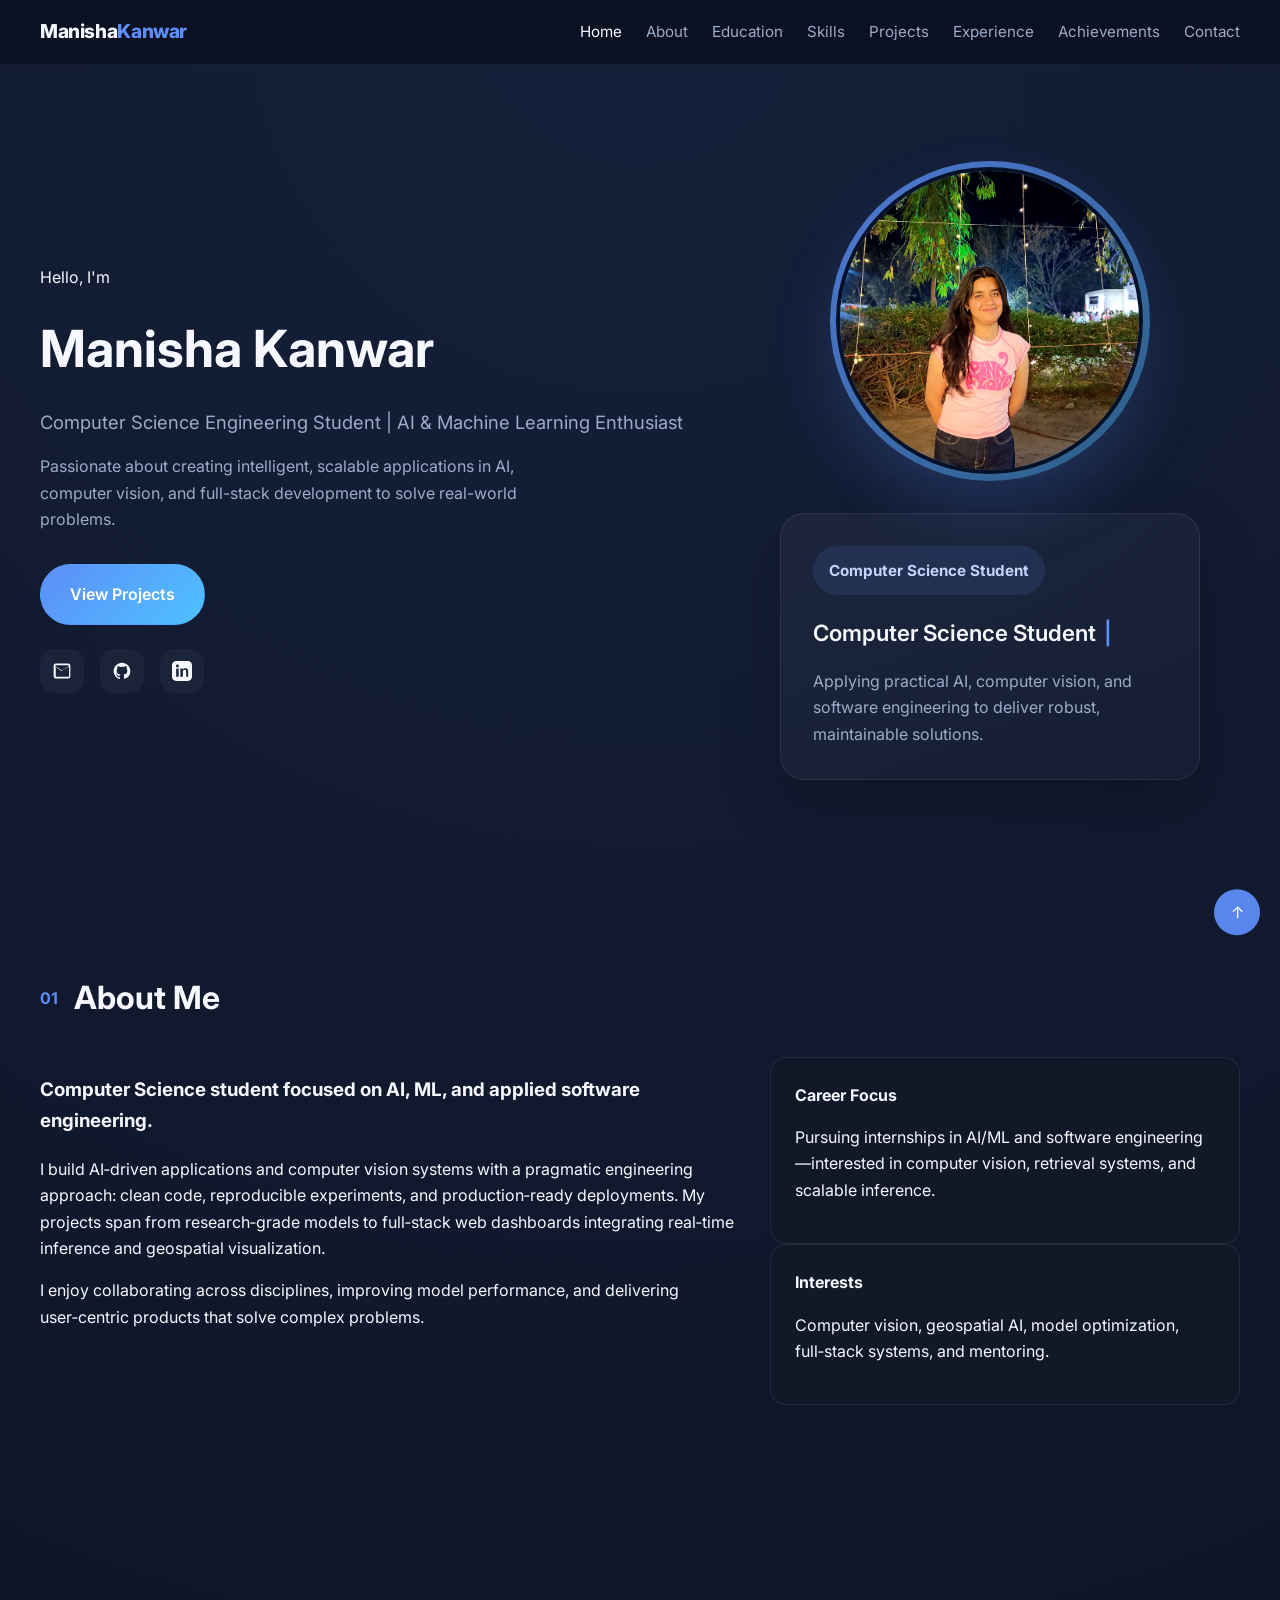
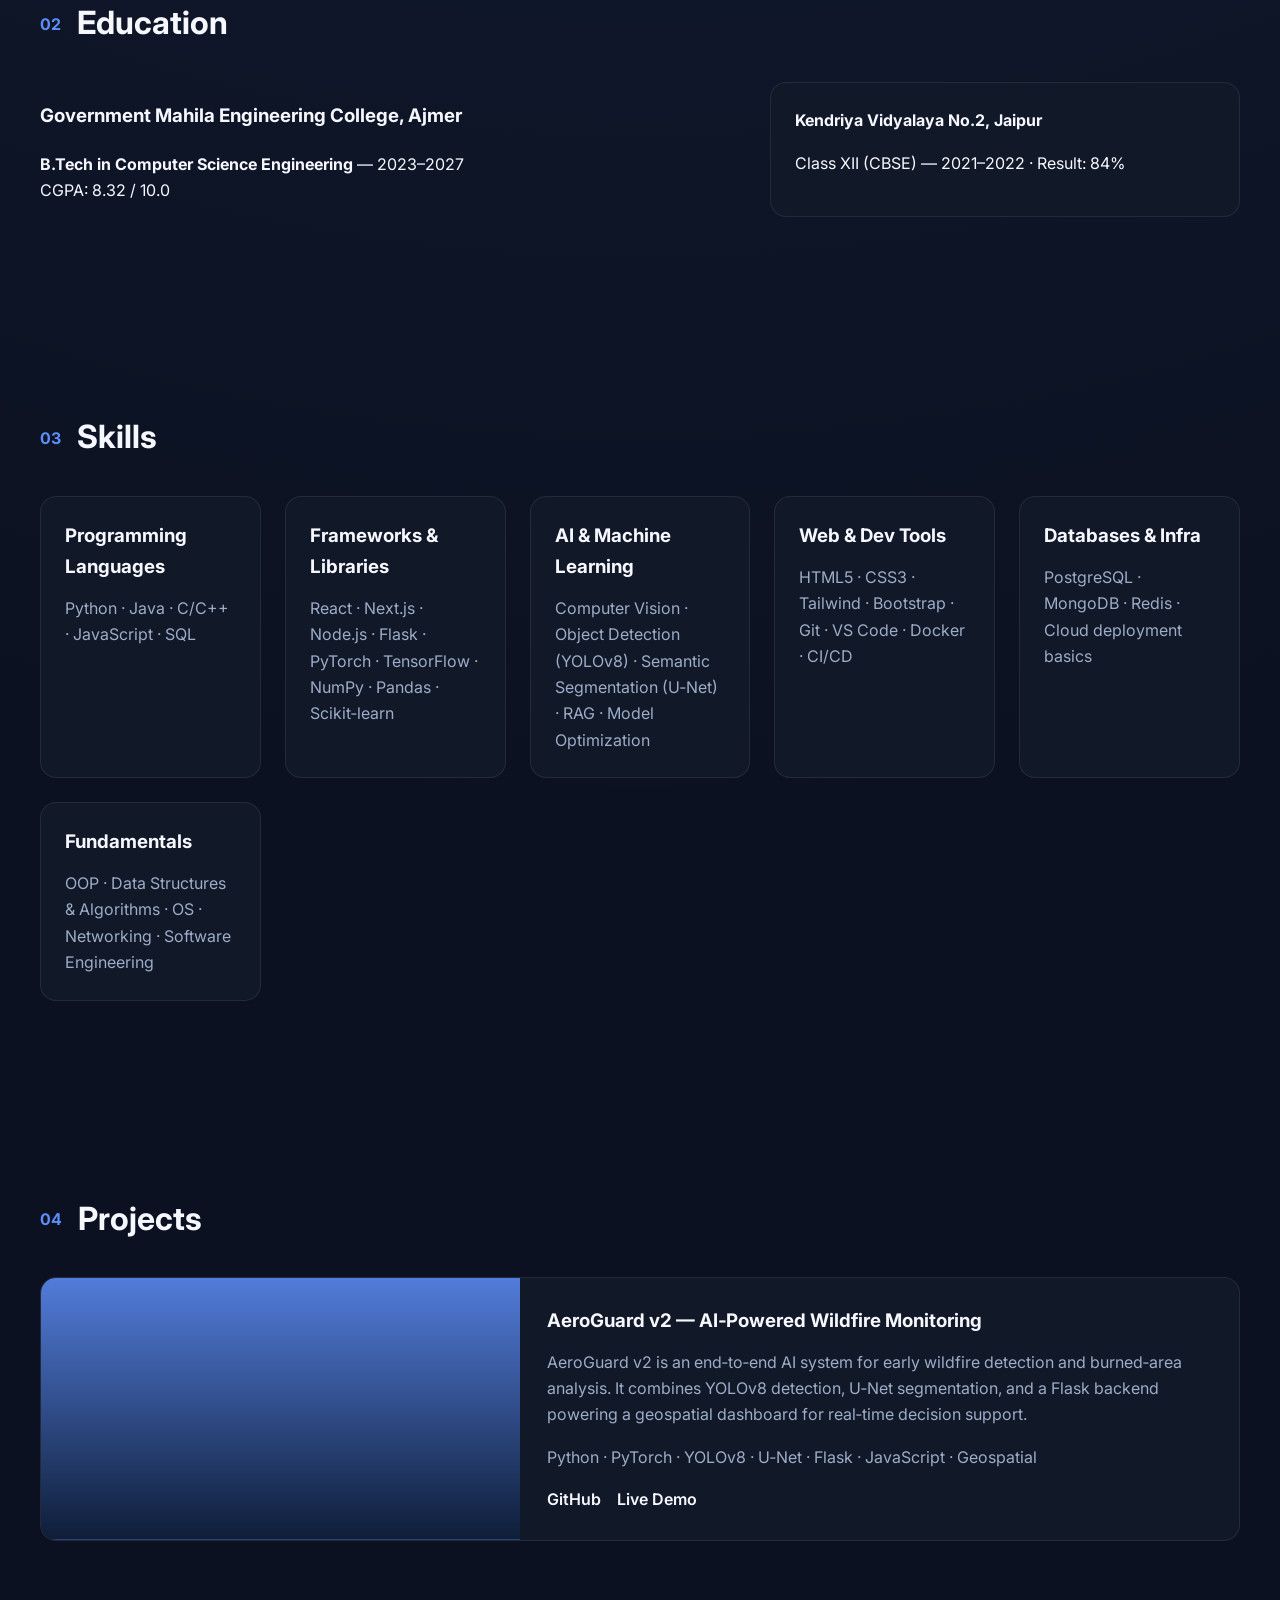
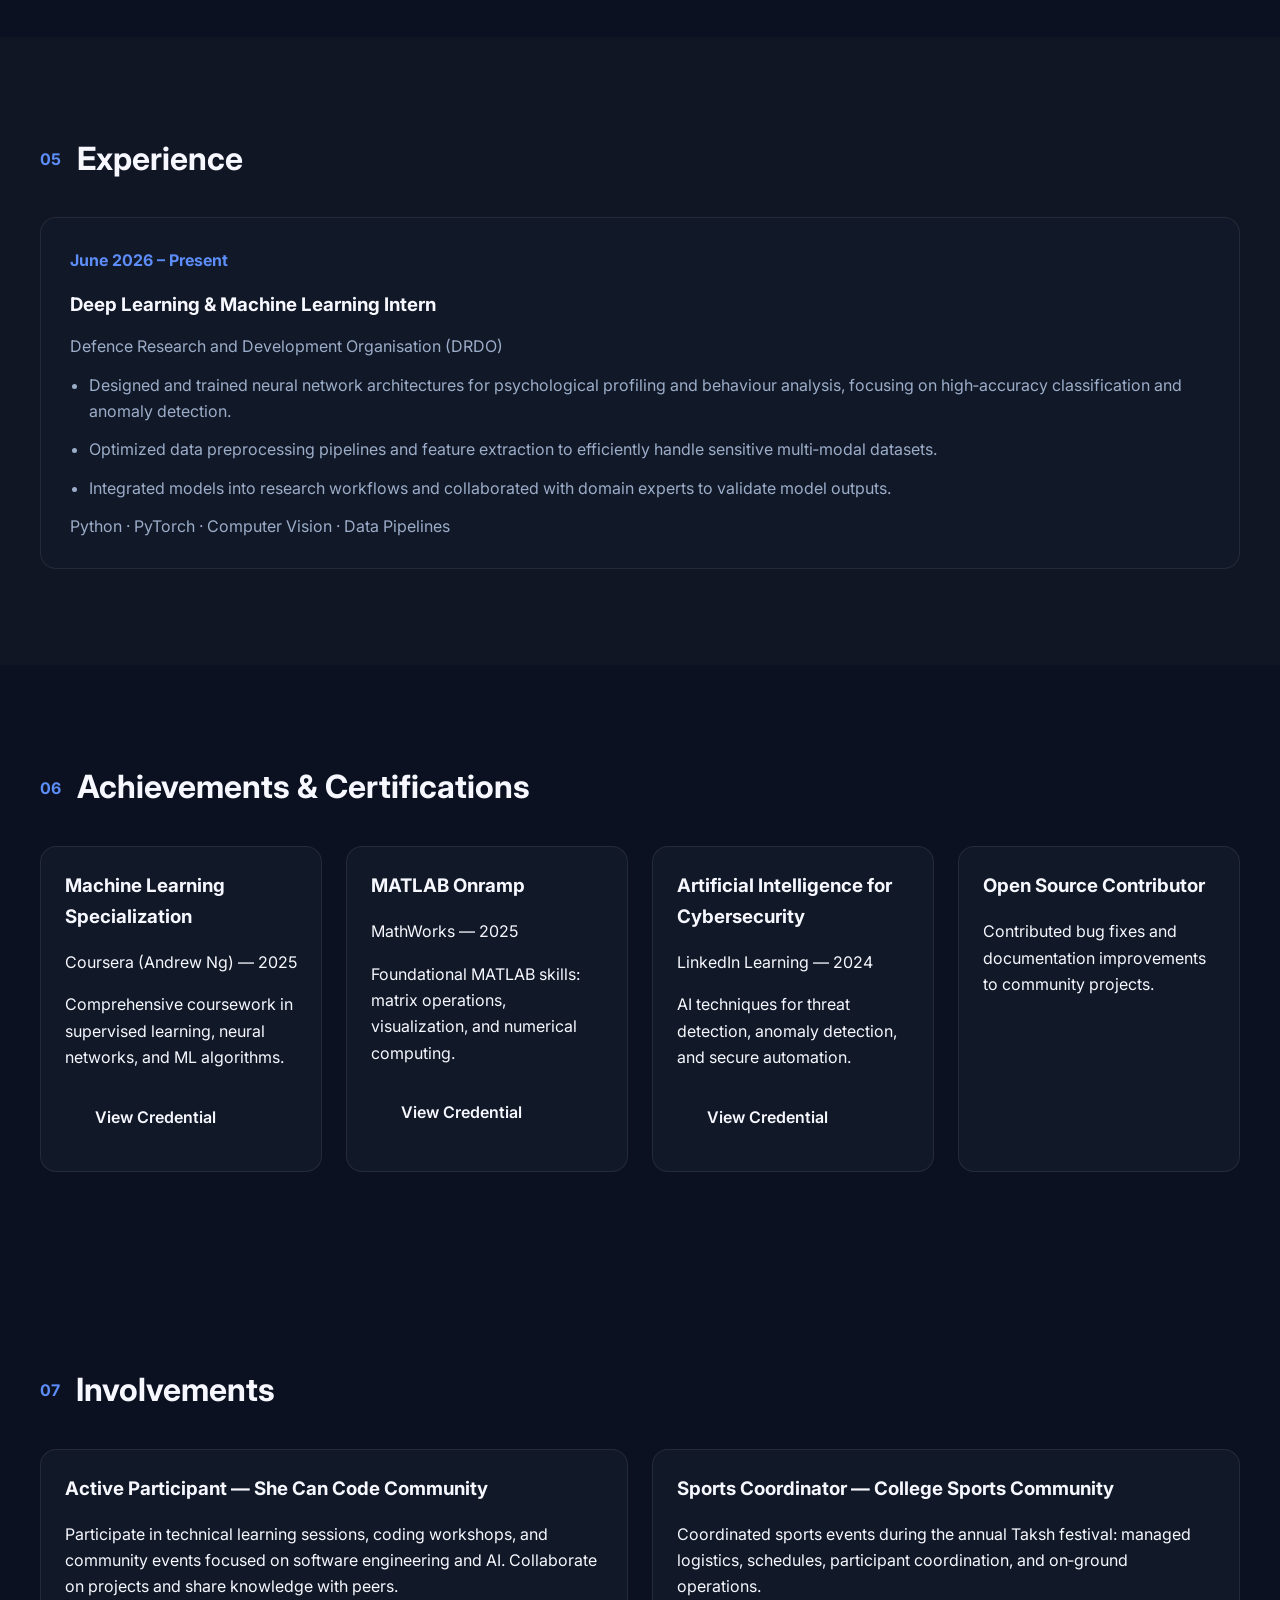
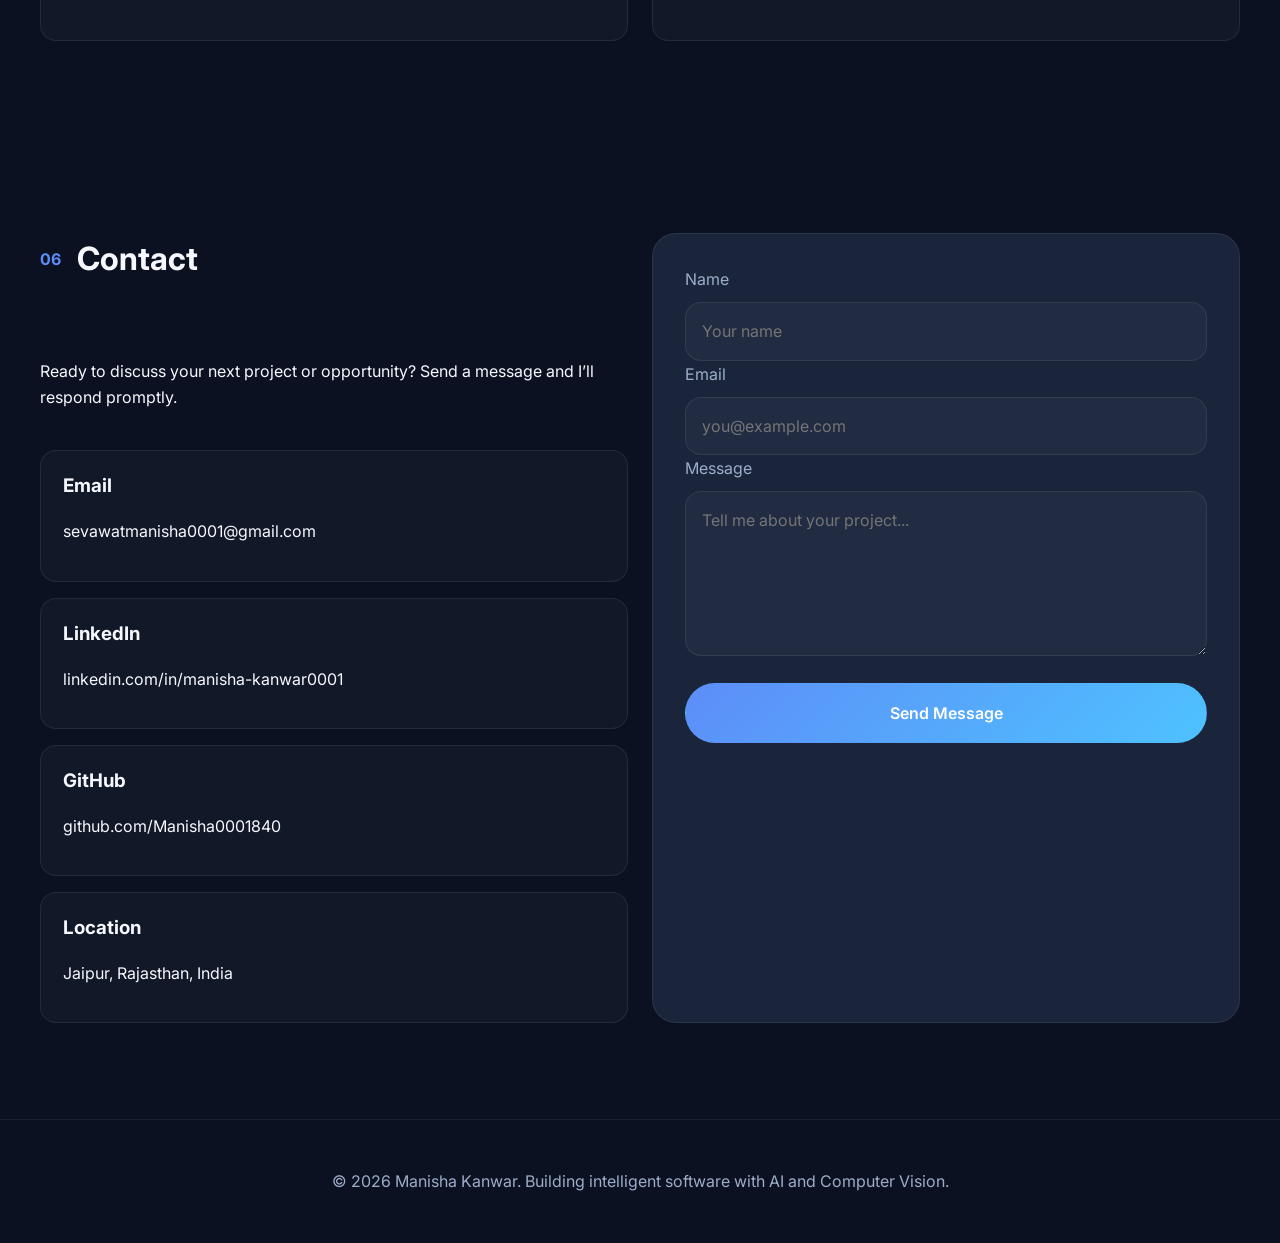
<file: index.html>
<!DOCTYPE html>
<html lang="en">
  <head>
    <meta charset="UTF-8" />
    <meta name="viewport" content="width=device-width, initial-scale=1.0" />
    <meta name="description" content="Professional software engineer portfolio showcasing skills, projects, experience, and contact details." />
    <meta name="keywords" content="software engineer, developer portfolio, frontend developer, backend, full stack, projects, skills" />
    <meta name="author" content="Software Engineer" />
    <meta property="og:title" content="Software Engineer Portfolio" />
    <meta property="og:description" content="A modern and responsive portfolio for a professional software engineer." />
    <meta property="og:type" content="website" />
    <meta property="og:url" content="https://yourdomain.com" />
    <meta property="og:image" content="https://yourdomain.com/preview.png" />
    <meta name="theme-color" content="#0b1120" />
    <title>Software Engineer Portfolio</title>
    <link rel="preconnect" href="https://fonts.googleapis.com" />
    <link rel="preconnect" href="https://fonts.gstatic.com" crossorigin />
    <link href="https://fonts.googleapis.com/css2?family=Inter:wght@400;500;600;700;800&display=swap" rel="stylesheet" />
    <link rel="stylesheet" href="style.css" />
  </head>
  <body>
    <div class="loader" id="loader">
      <div class="loader-ring"></div>
      <p>Loading portfolio...</p>
    </div>

    <header class="site-header">
      <div class="container header-inner">
        <a href="#home" class="brand">Manisha<span>Kanwar</span></a>
        <button class="nav-toggle" id="navToggle" aria-label="Open navigation menu" aria-expanded="false">
          <span></span>
          <span></span>
          <span></span>
        </button>
        <nav class="site-nav" id="siteNav">
          <a class="nav-link active" href="#home">Home</a>
          <a class="nav-link" href="#about">About</a>
          <a class="nav-link" href="#education">Education</a>
          <a class="nav-link" href="#skills">Skills</a>
          <a class="nav-link" href="#projects">Projects</a>
          <a class="nav-link" href="#experience">Experience</a>
          <a class="nav-link" href="#achievements">Achievements</a>
          <a class="nav-link" href="#contact">Contact</a>
        </nav>
      </div>
    </header>

    <main>
      <section class="hero section" id="home">
        <div class="container hero-grid">
          <div class="hero-copy reveal">
            <p class="eyebrow">Hello, I'm</p>
            <h1>Manisha Kanwar</h1>
            <p class="hero-title">Computer Science Engineering Student | AI & Machine Learning Enthusiast</p>
            <p class="hero-description">
              Passionate about building intelligent, scalable applications in AI, computer vision, and full‑stack development to solve real‑world problems.
            </p>
            <div class="hero-actions" id="heroActions"></div>
            <div class="hero-socials">
              <a href="mailto:sevawatmanisha0001@gmail.com" aria-label="Email" id="heroEmailLink"><svg viewBox="0 0 24 24" aria-hidden="true"><path d="M2 5.5A2.5 2.5 0 014.5 3h15A2.5 2.5 0 0122 5.5v13A2.5 2.5 0 0119.5 21h-15A2.5 2.5 0 012 18.5v-13zM4.5 5a.5.5 0 00-.5.5v.89l8 4.87 8-4.87V5.5a.5.5 0 00-.5-.5h-15zm15 2.07l-7.6 4.64a1 1 0 01-1.05 0L4.5 7.07V18.5a.5.5 0 00.5.5h15a.5.5 0 00.5-.5V7.07z"></path></svg></a>
              <a href="https://github.com/Manisha0001840" target="_blank" rel="noreferrer" aria-label="GitHub" id="heroGitHubLink"><svg viewBox="0 0 24 24" aria-hidden="true"><path d="M12 2C6.48 2 2 6.48 2 12c0 4.42 2.87 8.17 6.84 9.49.5.09.66-.22.66-.48 0-.24-.01-.87-.01-1.71-2.78.61-3.37-1.34-3.37-1.34-.45-1.14-1.11-1.45-1.11-1.45-.91-.62.07-.61.07-.61 1.01.07 1.55 1.04 1.55 1.04.89 1.52 2.34 1.08 2.91.83.09-.65.35-1.08.63-1.33-2.22-.25-4.56-1.11-4.56-4.94 0-1.09.39-1.99 1.03-2.69-.1-.25-.45-1.27.1-2.65 0 0 .84-.27 2.75 1.02A9.56 9.56 0 0112 6.8c.85.004 1.71.11 2.51.32 1.9-1.29 2.74-1.02 2.74-1.02.55 1.38.2 2.4.1 2.65.64.7 1.03 1.6 1.03 2.69 0 3.84-2.34 4.68-4.57 4.93.36.31.68.92.68 1.85 0 1.33-.01 2.4-.01 2.73 0 .26.16.58.68.48A10.01 10.01 0 0022 12c0-5.52-4.48-10-10-10z"></path></svg></a>
              <a href="https://www.linkedin.com/in/manisha-kanwar0001" target="_blank" rel="noreferrer" aria-label="LinkedIn" id="heroLinkedInLink"><svg viewBox="0 0 24 24" aria-hidden="true"><path d="M19 0H5C2.24 0 0 2.24 0 5v14c0 2.76 2.24 5 5 5h14c2.76 0 5-2.24 5-5V5c0-2.76-2.24-5-5-5zM8 19H5V9h3v10zm-1.5-11.28a1.75 1.75 0 110-3.5 1.75 1.75 0 010 3.5zM20 19h-3v-5.5c0-1.31-.03-3-1.83-3-1.84 0-2.12 1.43-2.12 2.9V19h-3V9h2.88v1.36h.04c.4-.75 1.38-1.54 2.84-1.54 3.03 0 3.59 1.99 3.59 4.58V19z"/></svg></a>
            </div>
          </div>

          <div class="hero-visual reveal">
            <div class="hero-image-frame">
              <div class="profile-frame" id="heroPhotoFrame">
                <img src="assets/images/manisha-kanwar.jpg" alt="Portrait of Manisha Kanwar - Computer Science Engineering Student, AI & Software Developer" loading="lazy" class="profile-photo" onerror="this.parentElement.classList.add('placeholder'); this.style.display='none';" />
                <div class="profile-placeholder" aria-hidden="true">
                  <span>MK</span>
                </div>
              </div>
            </div>
            <div class="hero-card">
              <div class="hero-badge" id="heroCardBadge">AI & ML Engineer</div>
              <div class="hero-typing">
                <span id="typeText" class="typing-text"></span>
                <span class="type-cursor">|</span>
              </div>
              <p>Applying practical AI, computer vision, and software engineering to deliver robust, maintainable solutions.</p>
            </div>
          </div>
        </div>
      </section>

      <section class="section" id="about">
        <div class="container">
          <div class="section-heading reveal">
            <span>01</span>
            <h2>About Me</h2>
          </div>
          <div class="about-grid">
            <div class="about-copy reveal">
              <h3>Computer Science student focused on AI, ML, and applied software engineering.</h3>
              <p>
                I build AI‑driven applications and computer vision systems with a pragmatic engineering approach: clean code, reproducible experiments, and production‑ready deployments. My projects span from research‑grade models to full‑stack web dashboards integrating real‑time inference and geospatial visualization.
              </p>
              <p>
                I enjoy collaborating across disciplines, improving model performance, and delivering user‑centric products that solve complex problems.
              </p>
            </div>
            <div class="about-meta reveal">
              <div class="card">
                <h4>Career Focus</h4>
                <p>Pursuing internships in AI/ML and software engineering—interested in computer vision, retrieval systems, and scalable inference.</p>
              </div>
              <div class="card">
                <h4>Interests</h4>
                <p>Computer vision, geospatial AI, model optimization, full‑stack systems, and mentoring.</p>
              </div>
            </div>
          </div>
        </div>
      </section>

      <section class="section" id="education">
        <div class="container">
          <div class="section-heading reveal">
            <span>02</span>
            <h2>Education</h2>
          </div>
          <div class="about-grid">
            <div class="about-copy reveal">
              <h3>Government Mahila Engineering College, Ajmer</h3>
              <p><strong>B.Tech in Computer Science Engineering</strong> — 2023–2027<br />CGPA: 8.32 / 10.0</p>
            </div>
            <div class="about-meta reveal">
              <div class="card">
                <h4>Kendriya Vidyalaya No.2, Jaipur</h4>
                <p>Class XII (CBSE) — 2021–2022 · Result: 84%</p>
              </div>
            </div>
          </div>
        </div>
      </section>

      <section class="section" id="skills">
        <div class="container">
          <div class="section-heading reveal">
            <span>03</span>
            <h2>Skills</h2>
          </div>
          <div class="skills-grid">
            <article class="skill-card reveal">
              <h3>Programming Languages</h3>
              <p>Python · Java · C/C++ · JavaScript · SQL</p>
            </article>
            <article class="skill-card reveal">
              <h3>Frameworks & Libraries</h3>
              <p>React · Next.js · Node.js · Flask · PyTorch · TensorFlow · NumPy · Pandas · Scikit‑learn</p>
            </article>
            <article class="skill-card reveal">
              <h3>AI & Machine Learning</h3>
              <p>Computer Vision · Object Detection (YOLOv8) · Semantic Segmentation (U‑Net) · RAG · Model Optimization</p>
            </article>
            <article class="skill-card reveal">
              <h3>Web & Dev Tools</h3>
              <p>HTML5 · CSS3 · Tailwind · Bootstrap · Git · VS Code · Docker · CI/CD</p>
            </article>
            <article class="skill-card reveal">
              <h3>Databases & Infra</h3>
              <p>PostgreSQL · MongoDB · Redis · Cloud deployment basics</p>
            </article>
            <article class="skill-card reveal">
              <h3>Fundamentals</h3>
              <p>OOP · Data Structures & Algorithms · OS · Networking · Software Engineering</p>
            </article>
          </div>
          <!-- Progress indicators removed per request -->
        </div>
      </section>

      <section class="section" id="projects">
        <div class="container">
          <div class="section-heading reveal">
            <span>04</span>
            <h2>Projects</h2>
          </div>
          <div class="projects-grid">
            <article class="project-card reveal">
              <div class="project-preview preview-1"></div>
              <div class="project-content">
                <h3>AeroGuard v2 — AI‑Powered Wildfire Monitoring</h3>
                <p>AeroGuard v2 is an end‑to‑end AI system for early wildfire detection and burned‑area analysis. It combines YOLOv8 detection, U‑Net segmentation, and a Flask backend powering a geospatial dashboard for real‑time decision support.</p>
                <p class="project-tech">Python · PyTorch · YOLOv8 · U‑Net · Flask · JavaScript · Geospatial</p>
                <div class="project-links">
                  <a href="https://github.com/Manisha0001840/AeroGuard-v2" target="_blank" rel="noreferrer">GitHub</a>
                  <a href="#" target="_blank" rel="noreferrer">Live Demo</a>
                </div>
              </div>
            </article>
            <!-- Additional projects removed per request -->
          </div>
        </div>
      </section>

      <section class="section section-alt" id="experience">
        <div class="container">
          <div class="section-heading reveal">
            <span>05</span>
            <h2>Experience</h2>
          </div>
          <div class="timeline">
            <div class="timeline-item reveal">
              <span class="timeline-date">June 2026 – Present</span>
              <h3>Deep Learning & Machine Learning Intern</h3>
              <p class="timeline-company">Defence Research and Development Organisation (DRDO)</p>
              <ul>
                <li>Designed and trained neural network architectures for psychological profiling and behaviour analysis, focusing on high‑accuracy classification and anomaly detection.</li>
                <li>Optimized data preprocessing pipelines and feature extraction to efficiently handle sensitive multi‑modal datasets.</li>
                <li>Integrated models into research workflows and collaborated with domain experts to validate model outputs.</li>
              </ul>
              <p class="timeline-tech">Python · PyTorch · Computer Vision · Data Pipelines</p>
            </div>
          </div>
        </div>
      </section>

      <section class="section" id="achievements">
        <div class="container">
          <div class="section-heading reveal">
            <span>06</span>
            <h2>Achievements & Certifications</h2>
          </div>
          <div class="achievements-grid">
            <article class="achievement-card reveal">
              <h3>Machine Learning Specialization</h3>
              <p>Coursera (Andrew Ng) — 2025</p>
              <p>Comprehensive coursework in supervised learning, neural networks, and ML algorithms.</p>
              <a class="button" href="https://drive.google.com/drive/folders/17GgojtVSNZm6J50UkMWeT_P0x_4E_-Ub?usp=drive_link" target="_blank">View Credential</a>
            </article>
            <article class="achievement-card reveal">
              <h3>MATLAB Onramp</h3>
              <p>MathWorks — 2025</p>
              <p>Foundational MATLAB skills: matrix operations, visualization, and numerical computing.</p>
              <a class="button" href="https://drive.google.com/drive/folders/17GgojtVSNZm6J50UkMWeT_P0x_4E_-Ub?usp=drive_link" target="_blank">View Credential</a>
            </article>
            <article class="achievement-card reveal">
              <h3>Artificial Intelligence for Cybersecurity</h3>
              <p>LinkedIn Learning — 2024</p>
              <p>AI techniques for threat detection, anomaly detection, and secure automation.</p>
              <a class="button" href="https://drive.google.com/drive/folders/17GgojtVSNZm6J50UkMWeT_P0x_4E_-Ub?usp=drive_link" target="_blank">View Credential</a>
            </article>
            <article class="achievement-card reveal">
              <h3>Open Source Contributor</h3>
              <p>Contributed bug fixes and documentation improvements to community projects.</p>
            </article>
          </div>
        </div>
      </section>

      <section class="section" id="leadership">
        <div class="container">
          <div class="section-heading reveal">
            <span>07</span>
            <h2>Involvements</h2>
          </div>
          <div class="achievements-grid">
            <article class="achievement-card reveal">
              <h3>Active Participant — She Can Code Community</h3>
              <p>Participate in technical learning sessions, coding workshops, and community events focused on software engineering and AI. Collaborate on projects and share knowledge with peers.</p>
            </article>
            <article class="achievement-card reveal">
              <h3>Sports Coordinator — College Sports Community</h3>
              <p>Coordinated sports events during the annual Taksh festival: managed logistics, schedules, participant coordination, and on‑ground operations.</p>
            </article>
          </div>
        </div>
      </section>

      <section class="section section-contact" id="contact">
        <div class="container contact-grid">
          <div class="contact-info reveal">
            <div class="section-heading">
              <span>06</span>
              <h2>Contact</h2>
            </div>
            <p>Ready to discuss your next project or opportunity? Send a message and I’ll respond promptly.</p>
            <div class="contact-cards">
              <div class="contact-card">
                <h3>Email</h3>
                <p><a href="mailto:sevawatmanisha0001@gmail.com">sevawatmanisha0001@gmail.com</a></p>
              </div>
              <div class="contact-card">
                <h3>LinkedIn</h3>
                <p><a href="https://www.linkedin.com/in/manisha-kanwar0001" target="_blank">linkedin.com/in/manisha-kanwar0001</a></p>
              </div>
              <div class="contact-card">
                <h3>GitHub</h3>
                <p><a href="https://github.com/Manisha0001840" target="_blank">github.com/Manisha0001840</a></p>
              </div>
              <div class="contact-card">
                <h3>Location</h3>
                <p>Jaipur, Rajasthan, India</p>
              </div>
            </div>
          </div>

          <div class="contact-form reveal">
            <form id="contactForm">
              <label for="name">Name</label>
              <input type="text" id="name" name="name" placeholder="Your name" required />
              <label for="email">Email</label>
              <input type="email" id="email" name="email" placeholder="you@example.com" required />
              <label for="message">Message</label>
              <textarea id="message" name="message" rows="5" placeholder="Tell me about your project..." required></textarea>
              <button type="submit" class="button primary">Send Message</button>
              <p class="form-notice" id="formNotice" aria-live="polite"></p>
            </form>
          </div>
        </div>
      </section>
    </main>

    <a class="back-to-top" id="backToTop" href="#home" aria-label="Back to top">↑</a>

    <footer class="site-footer">
      <div class="container footer-inner">
        <p>© 2026 Manisha Kanwar. Building intelligent software with AI and Computer Vision.</p>
      </div>
    </footer>

    <script src="script.js"></script>
  </body>
</html>
</file>
<file: style.css>
:root {
  --bg: #0b1120;
  --surface: #111827;
  --surface-strong: #161c2f;
  --surface-soft: #1a253c;
  --text: #f7f8ff;
  --muted: #9cadc9;
  --accent: #5d8df8;
  --accent-soft: #4b73ff;
  --success: #48d8a1;
  --border: rgba(255, 255, 255, 0.08);
  --shadow: 0 24px 60px rgba(0, 0, 0, 0.22);
  --radius: 24px;
  --radius-sm: 16px;
  --transition: 180ms ease;
}

* {
  box-sizing: border-box;
}

html {
  scroll-behavior: smooth;
}

body {
  margin: 0;
  font-family: 'Inter', system-ui, -apple-system, BlinkMacSystemFont, 'Segoe UI', sans-serif;
  background: radial-gradient(circle at top, rgba(93, 141, 248, 0.12), transparent 40%), var(--bg);
  color: var(--text);
  line-height: 1.65;
}

img,
svg {
  display: block;
  max-width: 100%;
}

a {
  color: inherit;
  text-decoration: none;
}

button,
input,
textarea {
  font: inherit;
}

.container {
  width: min(1200px, calc(100% - 3rem));
  margin: 0 auto;
}

.loader {
  position: fixed;
  inset: 0;
  display: grid;
  place-items: center;
  background: var(--bg);
  z-index: 9999;
  color: var(--text);
  transition: opacity 300ms ease, visibility 300ms ease;
}

.loader.hidden {
  opacity: 0;
  visibility: hidden;
}

.loader-ring {
  width: 64px;
  height: 64px;
  border: 4px solid rgba(255, 255, 255, 0.12);
  border-top: 4px solid var(--accent);
  border-radius: 50%;
  animation: spin 1s linear infinite;
  margin-bottom: 1rem;
}

@keyframes spin {
  to {
    transform: rotate(360deg);
  }
}

.site-header {
  position: sticky;
  top: 0;
  z-index: 20;
  backdrop-filter: blur(18px);
  background: rgba(11, 17, 32, 0.88);
  border-bottom: 1px solid rgba(255, 255, 255, 0.06);
}

.header-inner {
  display: flex;
  align-items: center;
  justify-content: space-between;
  gap: 1rem;
  padding: 1rem 0;
}

.brand {
  font-size: 1.2rem;
  font-weight: 800;
  letter-spacing: -0.02em;
}

.brand span {
  color: var(--accent);
}

.nav-toggle {
  display: none;
  width: 44px;
  height: 44px;
  border: 1px solid rgba(255, 255, 255, 0.12);
  border-radius: 14px;
  background: transparent;
  cursor: pointer;
  padding: 0.6rem;
}

.nav-toggle span {
  display: block;
  height: 2px;
  background: var(--text);
  margin: 0.35rem 0;
  transition: all var(--transition);
}

.site-nav {
  display: flex;
  align-items: center;
  gap: 1.5rem;
}

.nav-link {
  color: var(--muted);
  font-size: 0.95rem;
  transition: color var(--transition);
}

.nav-link:hover,
.nav-link.active {
  color: var(--text);
}

.section {
  padding: 6rem 0;
}

.section-alt {
  background: rgba(255, 255, 255, 0.02);
}

.section-heading {
  display: flex;
  align-items: center;
  gap: 1rem;
  margin-bottom: 2rem;
}

.section-heading span {
  font-size: 1rem;
  font-weight: 700;
  color: var(--accent);
}

.section-heading h2 {
  font-size: clamp(2rem, 2.2vw, 2.8rem);
  margin: 0;
}

.hero {
  min-height: calc(100vh - 90px);
  display: grid;
  place-items: center;
}

.hero-grid {
  display: grid;
  grid-template-columns: 1.3fr 1fr;
  gap: 3rem;
  align-items: center;
}

.hero-copy h1 {
  font-size: clamp(2.75rem, 4vw, 4.5rem);
  margin: 0.25rem 0;
}

.hero-title {
  margin: 1rem 0;
  font-size: 1.15rem;
  color: var(--muted);
}

.hero-description {
  max-width: 34rem;
  color: var(--muted);
}

.hero-actions {
  display: flex;
  gap: 1rem;
  flex-wrap: wrap;
  margin: 2rem 0 1.5rem;
}

.button {
  display: inline-flex;
  align-items: center;
  justify-content: center;
  padding: 1rem 1.8rem;
  border-radius: 999px;
  border: 1px solid transparent;
  font-weight: 600;
  transition: transform var(--transition), background var(--transition), border-color var(--transition);
}

.button:hover {
  transform: translateY(-1px);
}

.button.primary {
  background: linear-gradient(135deg, var(--accent), #4ec2ff);
  color: #fff;
}

.button.secondary {
  background: transparent;
  border-color: rgba(255, 255, 255, 0.08);
  color: var(--text);
}

.hero-socials {
  display: flex;
  align-items: center;
  gap: 1rem;
}

.hero-socials a {
  width: 44px;
  height: 44px;
  display: grid;
  place-items: center;
  border-radius: 14px;
  background: rgba(255, 255, 255, 0.04);
  transition: background var(--transition), transform var(--transition);
}

.hero-socials a:hover {
  transform: translateY(-2px);
  background: rgba(93, 141, 248, 0.18);
}

.hero-socials svg {
  width: 20px;
  height: 20px;
  fill: var(--text);
}

.hero-visual {
  display: grid;
  place-items: center;
  gap: 2rem;
}

.hero-image-frame {
  display: grid;
  place-items: center;
}

.profile-frame {
  position: relative;
  width: min(320px, 100%);
  aspect-ratio: 1 / 1;
  border-radius: 50%;
  padding: 0.4rem;
  background: linear-gradient(135deg, rgba(93, 141, 248, 0.82), rgba(78, 194, 255, 0.4));
  box-shadow: 0 30px 60px rgba(93, 141, 248, 0.18);
  transition: transform var(--transition), box-shadow var(--transition);
  overflow: hidden;
}

.profile-frame:hover {
  transform: translateY(-4px) scale(1.02);
  box-shadow: 0 42px 70px rgba(93, 141, 248, 0.28);
}

.profile-frame.small {
  width: 180px;
  aspect-ratio: 1 / 1;
  padding: 0.25rem;
  margin: 0 auto 1.5rem;
}

.profile-photo {
  width: 100%;
  height: 100%;
  object-fit: cover;
  border-radius: 50%;
  border: 4px solid rgba(11, 17, 32, 0.9);
  display: block;
  image-rendering: auto;
  filter: contrast(1.08) saturate(1.08);
  will-change: transform;
}

.profile-frame.placeholder {
  background: rgba(255, 255, 255, 0.04);
  border: 1px dashed rgba(255, 255, 255, 0.16);
}

.profile-frame .profile-placeholder {
  position: absolute;
  inset: 0;
  display: grid;
  place-items: center;
  border-radius: 50%;
  color: rgba(255, 255, 255, 0.92);
  font-size: 2.4rem;
  font-weight: 700;
  letter-spacing: 0.14em;
  background: radial-gradient(circle at center, rgba(93, 141, 248, 0.08), transparent 60%);
  opacity: 0;
  transition: opacity 180ms ease;
  pointer-events: none;
}

.profile-frame.placeholder .profile-placeholder {
  opacity: 1;
}

.profile-frame.placeholder .profile-photo {
  display: none;
}

.hero-card {
  width: 100%;
  max-width: 420px;
  border: 1px solid var(--border);
  border-radius: var(--radius);
  background: linear-gradient(160deg, rgba(255, 255, 255, 0.04), rgba(255, 255, 255, 0.02));
  padding: 2rem;
  box-shadow: var(--shadow);
}

.hero-badge {
  display: inline-flex;
  align-items: center;
  gap: 0.5rem;
  margin-bottom: 1.25rem;
  padding: 0.75rem 1rem;
  border-radius: 999px;
  background: rgba(93, 141, 248, 0.12);
  color: #c7d3ff;
  font-size: 0.95rem;
  font-weight: 700;
}

.hero-typing {
  display: flex;
  align-items: center;
  gap: 0.5rem;
  margin-bottom: 1rem;
  color: var(--text);
  font-size: 1.4rem;
  font-weight: 600;
  flex-wrap: wrap;
}

.typing-text {
  min-width: 10ch;
}

.type-cursor {
  color: var(--accent);
  animation: blink 1s steps(2, start) infinite;
}

@keyframes blink {
  to {
    opacity: 0;
  }
}

.hero-card p {
  margin: 0;
  color: var(--muted);
}

.about-grid,
.skills-grid,
.projects-grid,
.timeline,
.achievements-grid,
.contact-grid {
  display: grid;
  gap: 1.5rem;
}

.about-grid {
  grid-template-columns: 1.5fr 1fr;
}

.about-meta .card {
  padding: 1.5rem;
  border-radius: var(--radius-sm);
  background: var(--surface);
  border: 1px solid var(--border);
}

.about-meta h4,
.skill-card h3,
.timeline-item h3,
.achievement-card h3,
.contact-card h3 {
  margin: 0 0 0.75rem;
  color: var(--text);
}

.skill-card,
.project-card,
.achievement-card,
.contact-card,
.timeline-item {
  border-radius: var(--radius-sm);
  background: var(--surface);
  border: 1px solid var(--border);
}

.skill-card,
.achievement-card,
.contact-card {
  padding: 1.5rem;
}

.skills-grid {
  grid-template-columns: repeat(auto-fit, minmax(220px, 1fr));
}

.skill-card p {
  margin: 0;
  color: var(--muted);
}

.progress-grid {
  grid-template-columns: 1fr;
  margin-top: 2rem;
}

.progress-item {
  display: grid;
  gap: 0.6rem;
}

.progress-item span {
  color: var(--text);
  font-weight: 600;
}

.progress-track {
  width: 100%;
  height: 12px;
  border-radius: 999px;
  background: rgba(255, 255, 255, 0.06);
  overflow: hidden;
}

.progress-fill {
  height: 100%;
  border-radius: inherit;
  background: linear-gradient(90deg, var(--accent), #4ec2ff);
}

.project-card {
  overflow: hidden;
  display: grid;
  grid-template-columns: 1fr 1.5fr;
  min-height: 260px;
}

.project-preview {
  min-height: 100%;
  background-size: cover;
  background-position: center;
}

.preview-1 {
  background-image: linear-gradient(180deg, rgba(93, 141, 248, 0.86), rgba(14, 30, 58, 0.9)), url('https://images.unsplash.com/photo-1522202176988-66273c2fd55f?auto=format&fit=crop&w=800&q=80');
}

.preview-2 {
  background-image: linear-gradient(180deg, rgba(66, 185, 131, 0.82), rgba(10, 24, 52, 0.9)), url('https://images.unsplash.com/photo-1518770660439-4636190af475?auto=format&fit=crop&w=800&q=80');
}

.preview-3 {
  background-image: linear-gradient(180deg, rgba(255, 99, 71, 0.9), rgba(18, 30, 56, 0.9)), url('https://images.unsplash.com/photo-1498050108023-c5249f4df085?auto=format&fit=crop&w=800&q=80');
}

.project-content {
  padding: 1.7rem;
  display: flex;
  flex-direction: column;
  justify-content: space-between;
}

.project-content h3 {
  margin: 0 0 0.75rem;
}

.project-content p {
  margin: 0 1rem 1rem 0;
  color: var(--muted);
}

.project-tech {
  color: var(--accent);
}

.project-links {
  display: flex;
  gap: 1rem;
  flex-wrap: wrap;
}

.project-links a {
  color: var(--text);
  font-weight: 600;
}

.timeline {
  grid-template-columns: 1fr;
}

.timeline-item {
  padding: 1.8rem;
}

.timeline-date {
  display: inline-flex;
  margin-bottom: 1rem;
  color: var(--accent);
  font-weight: 700;
}

.timeline-company,
.timeline-tech {
  color: var(--muted);
  margin: 0.75rem 0 0;
}

.timeline-item ul {
  padding-left: 1.2rem;
  margin: 0.8rem 0 0;
  color: var(--muted);
}

.timeline-item ul li {
  margin-bottom: 0.75rem;
}

.achievements-grid {
  grid-template-columns: repeat(auto-fit, minmax(240px, 1fr));
}

.achievement-card {
  min-height: 170px;
}

.achievement-links {
  margin-top: 1.5rem;
  display: flex;
  gap: 1rem;
  flex-wrap: wrap;
}

.achievement-links a {
  padding: 0.9rem 1.2rem;
  border-radius: 999px;
  background: rgba(255, 255, 255, 0.04);
  color: var(--text);
  transition: background var(--transition);
}

.achievement-links a:hover {
  background: rgba(93, 141, 248, 0.16);
}

.contact-grid {
  grid-template-columns: 1fr 1fr;
}

.contact-info {
  display: grid;
  gap: 1.5rem;
}

.contact-cards {
  display: grid;
  gap: 1rem;
}

.contact-card {
  padding: 1.25rem 1.4rem;
}

.contact-form {
  padding: 2rem;
  border-radius: var(--radius);
  background: var(--surface-soft);
  border: 1px solid var(--border);
}

.contact-form label {
  display: block;
  margin-bottom: 0.6rem;
  color: var(--muted);
}

.contact-form input,
.contact-form textarea {
  width: 100%;
  background: rgba(255, 255, 255, 0.03);
  border: 1px solid rgba(255, 255, 255, 0.08);
  border-radius: 16px;
  padding: 0.95rem 1rem;
  color: var(--text);
  transition: border-color var(--transition), transform var(--transition);
}

.contact-form input:focus,
.contact-form textarea:focus {
  outline: none;
  border-color: var(--accent);
  transform: translateY(-1px);
}

.contact-form button {
  width: 100%;
  margin-top: 1.25rem;
}

.form-notice {
  margin-top: 1rem;
  color: var(--success);
}

.back-to-top {
  position: fixed;
  right: 1.25rem;
  bottom: 1.25rem;
  width: 46px;
  height: 46px;
  display: grid;
  place-items: center;
  border-radius: 50%;
  background: rgba(93, 141, 248, 0.95);
  color: #fff;
  text-decoration: none;
  transform: translateY(120%);
  transition: transform 220ms ease;
}

.back-to-top.visible {
  transform: translateY(0);
}

.site-footer {
  padding: 2rem 0;
  border-top: 1px solid rgba(255, 255, 255, 0.06);
}

.footer-inner {
  display: flex;
  justify-content: center;
  color: var(--muted);
}

.reveal {
  opacity: 0;
  transform: translateY(24px);
  transition: opacity 700ms ease, transform 700ms ease;
}

.reveal.visible {
  opacity: 1;
  transform: none;
}

@media (max-width: 980px) {
  .hero-grid,
  .about-grid,
  .contact-grid,
  .project-card {
    grid-template-columns: 1fr;
  }

  .project-card {
    min-height: auto;
  }

  .project-preview {
    min-height: 200px;
  }

  .hero-visual {
    gap: 1.5rem;
  }

  .profile-frame,
  .profile-frame.small {
    margin: 0 auto;
  }
}

@media (max-width: 780px) {
  .site-nav {
    position: absolute;
    inset: calc(100% + 1rem) 1rem auto auto;
    right: 0;
    width: min(90vw, 280px);
    flex-direction: column;
    gap: 0;
    padding: 1rem;
    border-radius: 24px;
    background: rgba(11, 17, 32, 0.96);
    border: 1px solid rgba(255, 255, 255, 0.08);
    opacity: 0;
    pointer-events: none;
    transform: translateY(-10px);
    transition: opacity 200ms ease, transform 200ms ease;
  }

  .site-nav.open {
    opacity: 1;
    pointer-events: auto;
    transform: translateY(0);
  }

  .nav-toggle {
    display: inline-flex;
  }

  .nav-link {
    padding: 0.9rem 0;
    border-bottom: 1px solid rgba(255, 255, 255, 0.06);
  }

  .header-inner {
    gap: 0.75rem;
  }

  .section {
    padding: 4.5rem 0;
  }
}

@media (max-width: 520px) {
  .container {
    width: min(100%, calc(100% - 2rem));
  }

  .hero-copy h1 {
    font-size: 2.75rem;
  }

  .hero-actions {
    flex-direction: column;
    align-items: stretch;
  }

  .button {
    width: 100%;
  }
}
</file>
